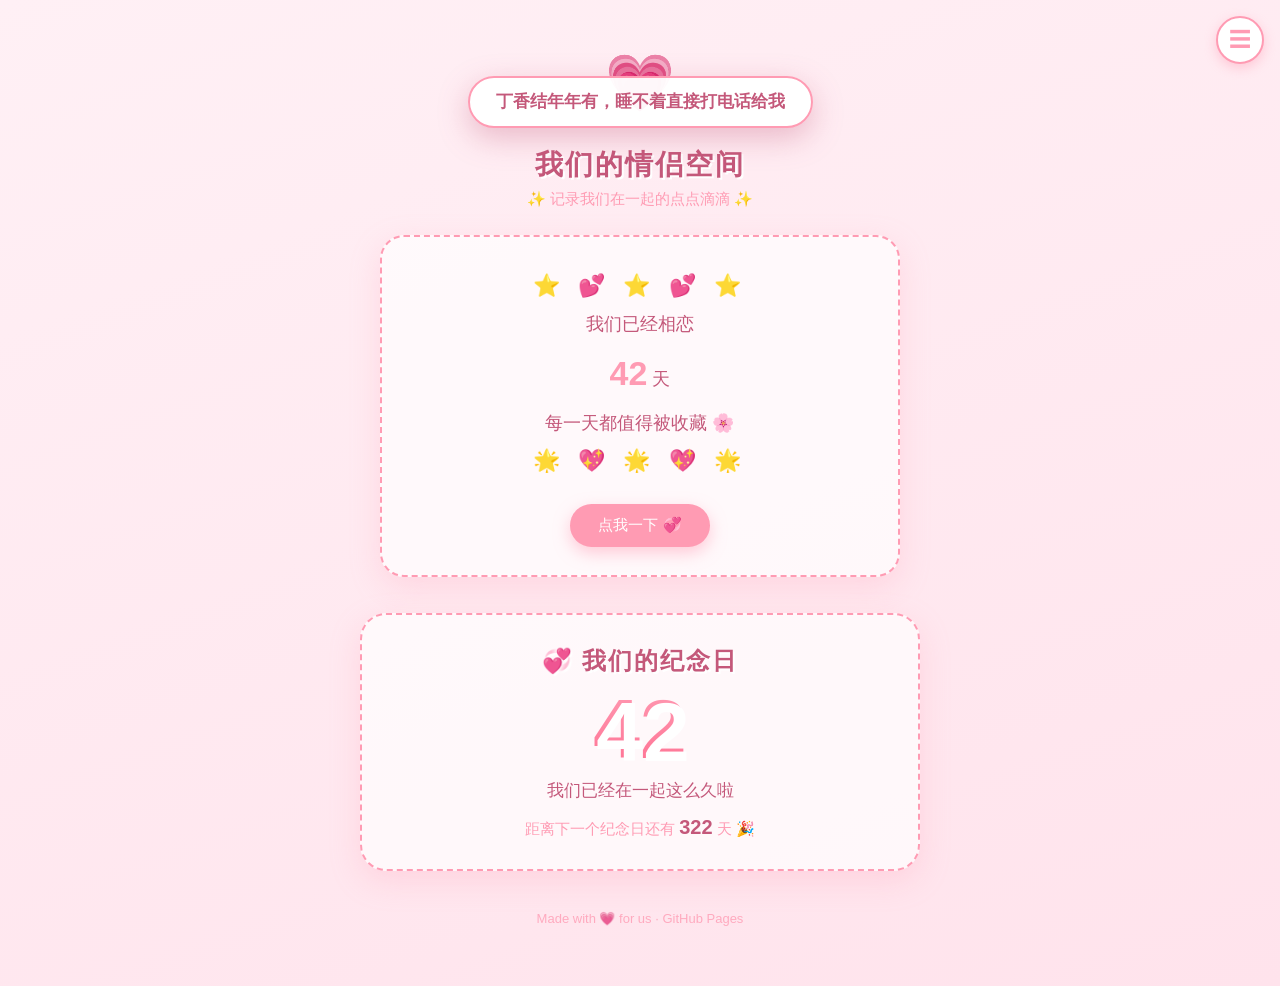
<file: index.html>
<!DOCTYPE html>
<html lang="zh-CN">
<head>
<meta charset="UTF-8">
<meta name="viewport" content="width=device-width, initial-scale=1.0">
<title>我们的情侣空间</title>
<link rel="stylesheet" href="css/common.css">
</head>
<body>

<div id="decoLayer"></div>

<button class="menu-btn" id="menuBtn" aria-label="菜单" aria-expanded="false">☰</button>
<nav class="menu-panel" id="menuPanel" aria-label="功能菜单">
  <a class="active" href="index.html">首页</a>
  <a href="photos.html">照片墙</a>
  <a href="letters.html">情书</a>
  <a href="game.html">小游戏</a>
</nav>

<div class="page" style="text-align:center; padding-top:50px;">
  <div style="font-size:56px; animation:beat 1.2s ease-in-out infinite;">💗</div>
  <h1 class="section-title">我们的情侣空间</h1>
  <p class="section-sub">✨ 记录我们在一起的点点滴滴 ✨</p>

  <div style="background:rgba(255,255,255,.7); border:2px dashed var(--pink-deep); border-radius:24px; padding:28px 24px; max-width:520px; margin:0 auto; box-shadow:0 10px 30px rgba(255,155,179,.25);">
    <div style="font-size:22px; letter-spacing:6px; margin:8px 0;">⭐ 💕 ⭐ 💕 ⭐</div>
    <div style="font-size:18px; line-height:1.9;">
      我们已经相恋
      <div><span style="font-size:34px; font-weight:bold; color:var(--pink-deep);" id="days">0</span> 天</div>
      每一天都值得被收藏 🌸
    </div>
    <div style="font-size:22px; letter-spacing:6px; margin:8px 0;">🌟 💖 🌟 💖 🌟</div>
    <a class="btn" href="#" onclick="sayLove();return false;">点我一下 💞</a>
  </div>

  <!-- 纪念日倒计时模块 -->
  <section class="milestone">
    <h2 class="section-title" style="font-size:24px; margin-top:0;">💞 我们的纪念日</h2>
    <div class="days-big" id="daysBig">0</div>
    <div class="days-label">我们已经在一起这么久啦</div>
    <div class="countdown">距离下一个纪念日还有 <b id="nextDays">0</b> 天 🎉</div>
  </section>

  <p class="footer">Made with 💗 for us · GitHub Pages</p>
</div>

<script src="js/deco.js"></script>
<script src="js/greeting.js"></script>
<script src="js/menu.js"></script>
<script src="js/cursor-fx.js"></script>
<script>
  // 在一起纪念日（改成你们的真实日期即可）
  const startDay = new Date("2026-10-24");

  function daysBetween(a, b) {
    return Math.floor((b - a) / 86400000);
  }
  function nextAnniversary(from) {
    const m = startDay.getMonth(), d = startDay.getDate();
    let y = from.getFullYear();
    let cand = new Date(y, m, d);
    if (cand <= from) cand = new Date(y + 1, m, d);
    return cand;
  }
  function updateMilestone() {
    const now = new Date();
    document.getElementById("days").textContent = Math.max(daysBetween(startDay, now), 0);
    document.getElementById("daysBig").textContent = Math.max(daysBetween(startDay, now), 0);
    document.getElementById("nextDays").textContent = Math.max(daysBetween(now, nextAnniversary(now)), 0);
  }
  updateMilestone();
  setInterval(updateMilestone, 60000);

  const loveWords = ["我一直在","你是唯一","想和你慢慢走","我为你感到骄傲","人生是旷野小宝","你不用一个人抗下所有，我在呢","你的感受很重要，我愿意听","我站在你这边，无条件的","能够遇见你，我很开心","要像今天一样，多多爱自己","我和你万万年","别急，星星也是一点点亮起来的⭐","今天也辛苦啦","一起去看海吧","你已经做得很棒啦，为你点赞","给你一朵小红花","慢慢来，你又不差","好幸运遇见了你","愿有一天，举案齐眉","多幸运，我有个我们","我有一直在想你","天地合乃敢与君绝","你一点都不麻烦","做你的专属受气包","你值得世界上所有的好", "你最可爱啦 🌷", "要记得按时吃饭哦", "歲歲平安", "今天也要开心哦 ☀️", "我们，岁岁年年", "我们一直在一起 💞"];
  let lastLoveIndex = -1;
  function sayLove() {
    // 不连续重复同一句：随机选取时跳过上一次的那条
    let i;
    do { i = Math.floor(Math.random() * loveWords.length); } while (loveWords.length > 1 && i === lastLoveIndex);
    lastLoveIndex = i;
    const tip = document.createElement("div");
    tip.textContent = loveWords[i];
    // 在整个页面范围内随机位置出现
    const x = 8 + Math.random() * 76;
    const y = 12 + Math.random() * 70;
    tip.style.cssText =
      "position:fixed;left:" + x + "vw;top:" + y + "vh;transform:translate(-50%,-50%) scale(1);" +
      "font-size:28px;color:#ff7aa0;font-weight:bold;z-index:99;animation:pop .8s ease;pointer-events:none;";
    document.body.appendChild(tip);
    setTimeout(() => tip.remove(), 900);
  }
</script>
</body>
</html>
</file>
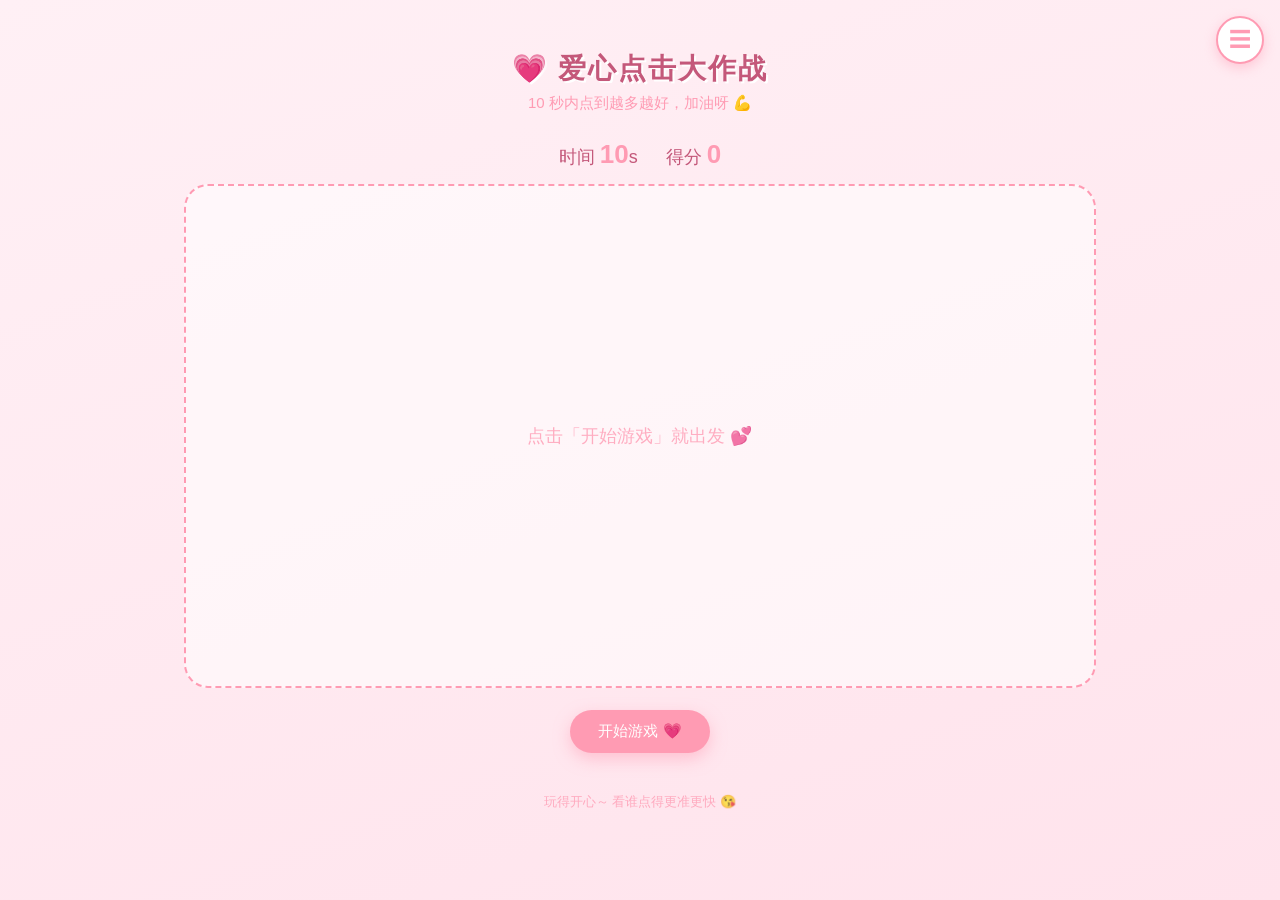
<file: game.html>
<!DOCTYPE html>
<html lang="zh-CN">
<head>
<meta charset="UTF-8">
<meta name="viewport" content="width=device-width, initial-scale=1.0">
<title>小游戏 · 我们的情侣空间</title>
<link rel="stylesheet" href="css/common.css">
<style>
  .game-hud {
    display: flex;
    justify-content: center;
    gap: 28px;
    font-size: 18px;
    color: var(--pink-text);
    margin-bottom: 14px;
  }
  .game-hud b { font-size: 26px; color: var(--pink-deep); }

  .play-area {
    position: relative;
    height: 56vh;
    min-height: 320px;
    border: 2px dashed var(--pink-deep);
    border-radius: 24px;
    background: rgba(255, 255, 255, 0.55);
    overflow: hidden;
  }
  .play-hint {
    position: absolute;
    inset: 0;
    display: flex;
    align-items: center;
    justify-content: center;
    color: var(--pink-deep);
    font-size: 18px;
    opacity: 0.8;
  }
  .heart {
    position: absolute;
    cursor: pointer;
    user-select: none;
    line-height: 1;
    animation: heartIn 0.7s ease-out, heartFloat 2.6s ease-in-out infinite alternate;
    transition: transform 0.2s ease;
  }
  .heart:hover { transform: scale(1.15); }
  .heart.clicked { animation: heartOut 0.5s ease forwards; }
  .heart.leaving {
    opacity: 0;
    transform: scale(0.85);
    transition: opacity 0.5s ease, transform 0.5s ease;
  }
  @keyframes heartIn {
    0% { transform: scale(0); opacity: 0; }
    60% { opacity: 1; }
    100% { transform: scale(1); opacity: 1; }
  }
  @keyframes heartFloat {
    from { margin-top: 0; }
    to   { margin-top: -10px; }
  }
  @keyframes heartOut {
    0%   { transform: scale(1); opacity: 1; }
    100% { transform: scale(1.5); opacity: 0; }
  }

  .result-score { font-size: 22px; color: var(--pink-text); margin-bottom: 10px; }
  .result-score b { font-size: 34px; color: var(--pink-deep); }
  .result-msg { font-size: 17px; color: var(--pink-muted); line-height: 1.8; margin-bottom: 18px; }
</style>
</head>
<body>

<div id="decoLayer"></div>

<button class="menu-btn" id="menuBtn" aria-label="菜单" aria-expanded="false">☰</button>
<nav class="menu-panel" id="menuPanel" aria-label="功能菜单">
  <a href="index.html">首页</a>
  <a href="photos.html">照片墙</a>
  <a href="letters.html">情书</a>
  <a class="active" href="game.html">小游戏</a>
</nav>

<div class="page">
  <h2 class="section-title">💗 爱心点击大作战</h2>
  <p class="section-sub">10 秒内点到越多越好，加油呀 💪</p>

  <div class="game-hud">
    <span>时间 <b id="timeLeft">10</b>s</span>
    <span>得分 <b id="score">0</b></span>
  </div>

  <div class="play-area" id="playArea">
    <div class="play-hint" id="playHint">点击「开始游戏」就出发 💕</div>
  </div>

  <div style="text-align:center;">
    <button class="btn" id="startBtn">开始游戏 💗</button>
  </div>

  <p class="footer">玩得开心～ 看谁点得更准更快 😘</p>
</div>

<!-- 结果弹窗 -->
<div class="modal-overlay" id="resultModal">
  <div class="modal">
    <h2>游戏结束 🎉</h2>
    <div class="result-score">你点了 <b id="finalScore">0</b> 下爱心！</div>
    <div class="result-msg" id="resultMsg"></div>
    <button class="btn" id="againBtn">再玩一次 💞</button>
  </div>
</div>

<script src="js/deco.js"></script>
<script src="js/menu.js"></script>
<script src="js/cursor-fx.js"></script>
<script src="js/game.js"></script>
</body>
</html>
</file>
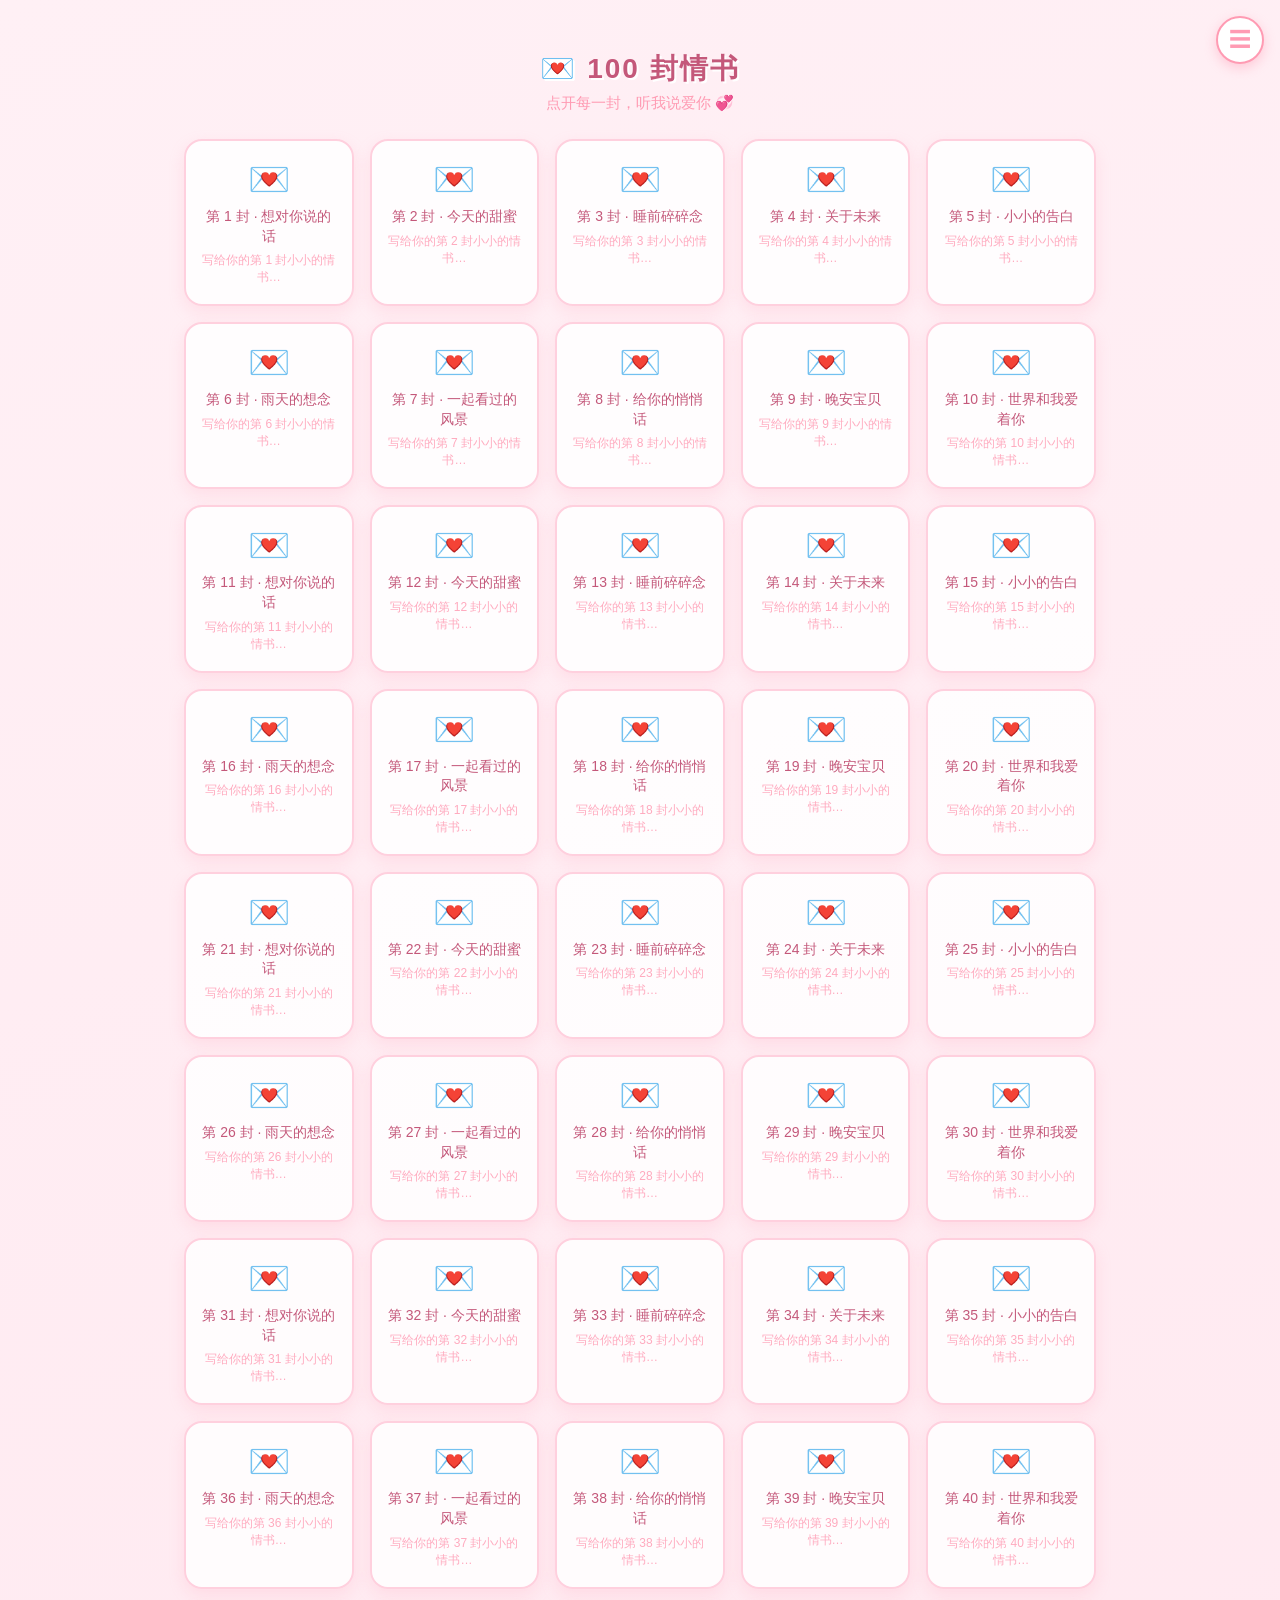
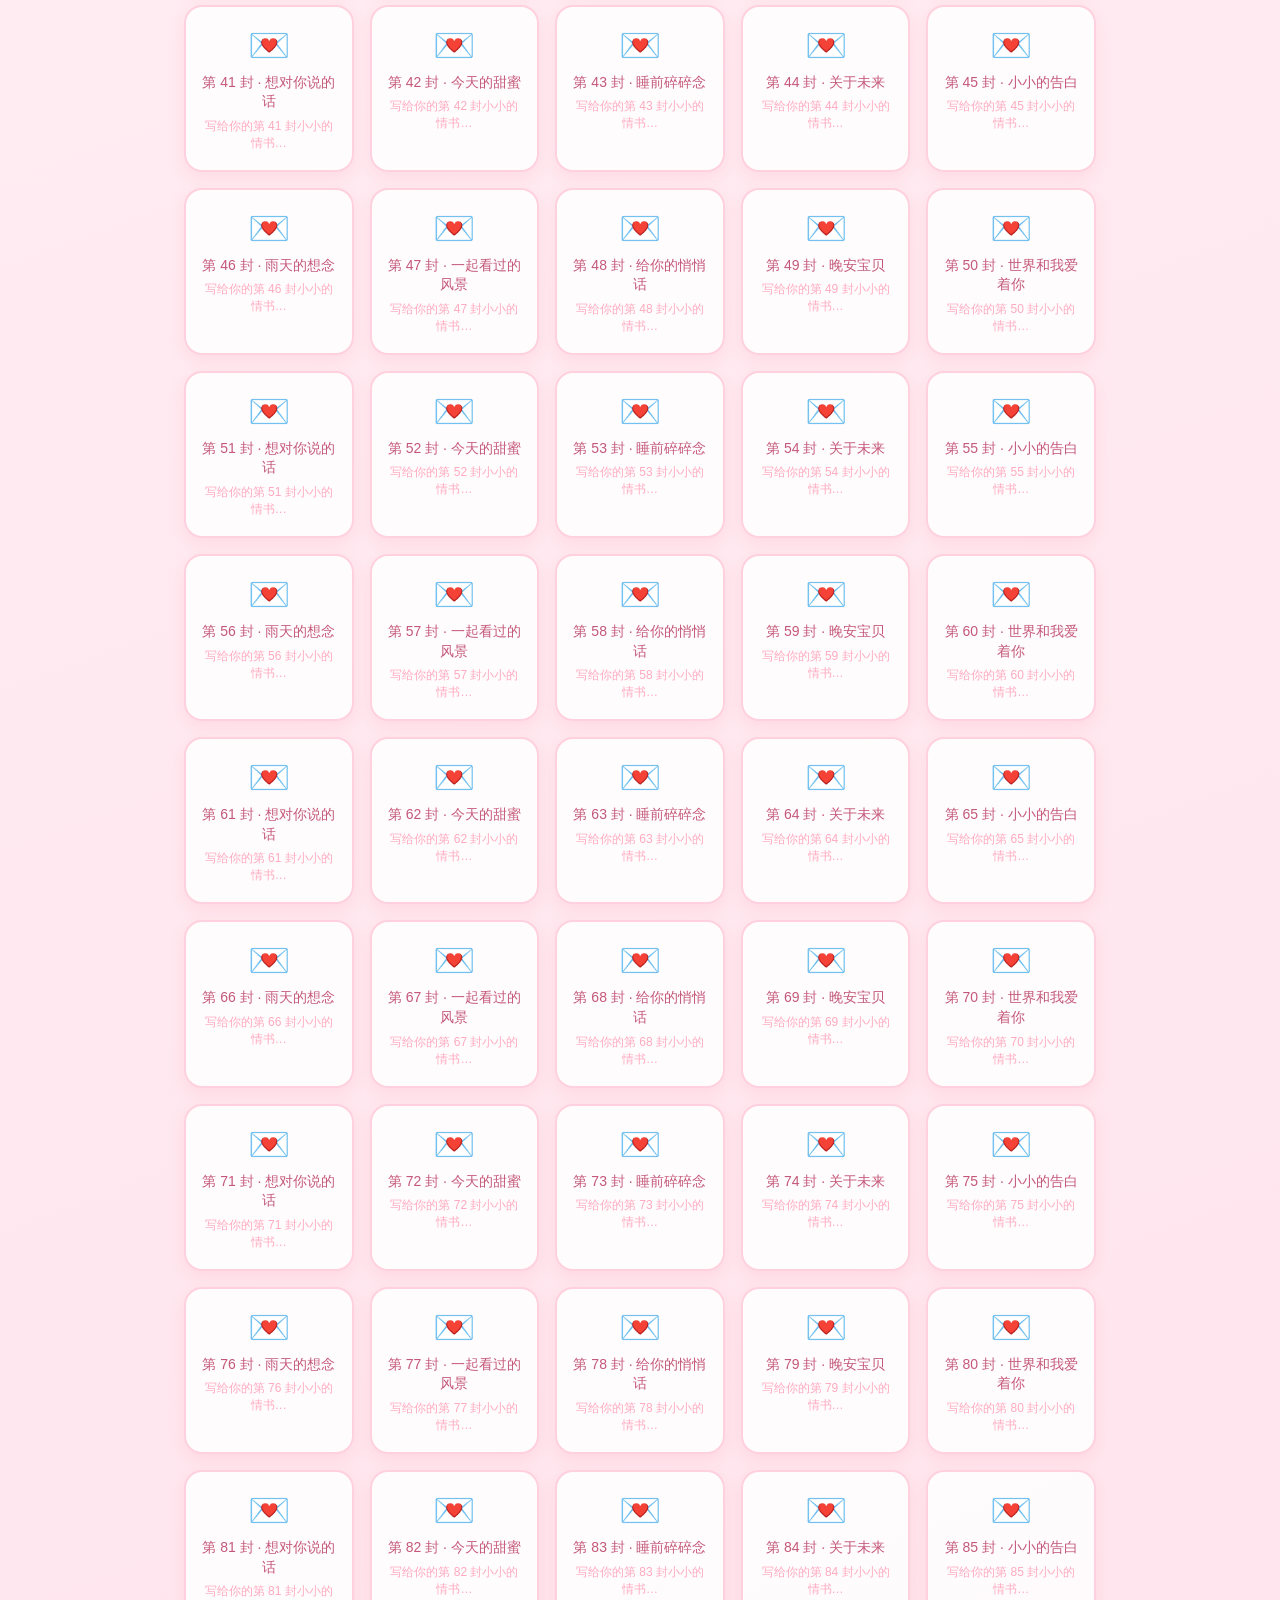
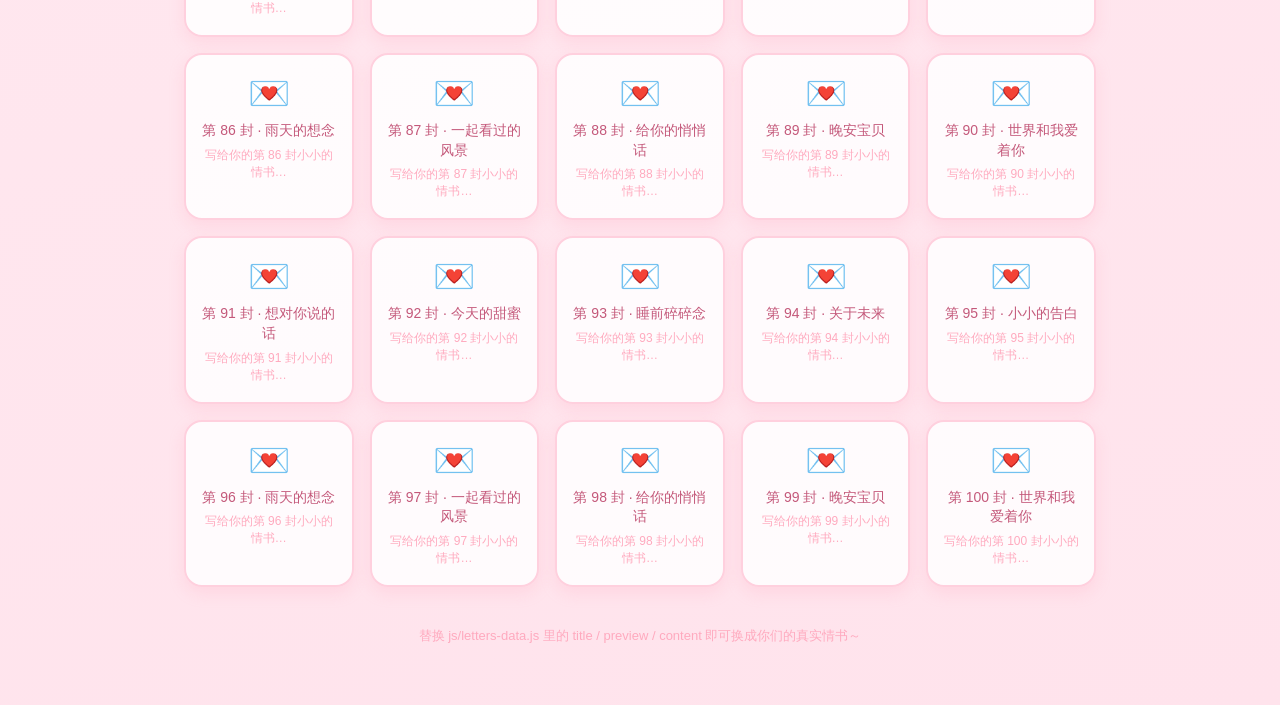
<file: letters.html>
<!DOCTYPE html>
<html lang="zh-CN">
<head>
<meta charset="UTF-8">
<meta name="viewport" content="width=device-width, initial-scale=1.0">
<title>情书 · 我们的情侣空间</title>
<link rel="stylesheet" href="css/common.css">
<style>
  .letter-grid {
    display: grid;
    grid-template-columns: repeat(auto-fill, minmax(150px, 1fr));
    gap: 16px;
  }
  .letter-card {
    background: rgba(255, 255, 255, 0.85);
    border: 2px solid #ffd0de;
    border-radius: 18px;
    padding: 18px 14px;
    text-align: center;
    cursor: pointer;
    box-shadow: 0 6px 16px rgba(255, 155, 179, 0.2);
    transition: transform 0.25s ease, box-shadow 0.25s ease, border-color 0.25s ease;
  }
  .letter-card:hover {
    transform: translateY(-4px) rotate(-1.5deg);
    box-shadow: 0 12px 24px rgba(255, 155, 179, 0.4);
    border-color: var(--pink-deep);
  }
  .letter-card .env { font-size: 34px; }
  .letter-card .lt-title {
    font-size: 14px;
    margin-top: 8px;
    color: var(--pink-text);
    line-height: 1.4;
  }
  .letter-card .lt-preview {
    font-size: 12px;
    color: var(--pink-deep);
    margin-top: 6px;
    opacity: 0.85;
  }

  /* 模态框 */
  .modal-overlay {
    position: fixed;
    inset: 0;
    background: rgba(196, 88, 122, 0.4);
    backdrop-filter: blur(3px);
    display: none;
    align-items: center;
    justify-content: center;
    z-index: 100;
    padding: 20px;
  }
  .modal-overlay.open { display: flex; }
  .modal {
    background: #fff;
    max-width: 520px;
    width: 100%;
    max-height: 82vh;
    overflow: auto;
    border-radius: 24px;
    padding: 30px 28px;
    position: relative;
    box-shadow: 0 20px 50px rgba(196, 88, 122, 0.45);
  }
  .modal .close {
    position: absolute;
    top: 12px;
    right: 16px;
    font-size: 26px;
    line-height: 1;
    border: none;
    background: none;
    color: var(--pink-deep);
    cursor: pointer;
  }
  .modal h2 {
    color: var(--pink-text);
    margin-bottom: 16px;
    font-size: 22px;
  }
  .modal .body {
    color: var(--pink-muted);
    line-height: 1.9;
    font-size: 16px;
    white-space: pre-line;
  }
</style>
</head>
<body>

<div id="decoLayer"></div>

<button class="menu-btn" id="menuBtn" aria-label="菜单" aria-expanded="false">☰</button>
<nav class="menu-panel" id="menuPanel" aria-label="功能菜单">
  <a href="index.html">首页</a>
  <a href="photos.html">照片墙</a>
  <a class="active" href="letters.html">情书</a>
  <a href="game.html">小游戏</a>
</nav>

<div class="page">
  <h2 class="section-title">💌 100 封情书</h2>
  <p class="section-sub">点开每一封，听我说爱你 💞</p>

  <div class="letter-grid" id="letterGrid"></div>

  <p class="footer">替换 js/letters-data.js 里的 title / preview / content 即可换成你们的真实情书～</p>
</div>

<!-- 情书详情模态框 -->
<div class="modal-overlay" id="letterModal">
  <div class="modal">
    <button class="close" id="modalClose" aria-label="关闭">×</button>
    <h2 id="modalTitle"></h2>
    <div class="body" id="modalBody"></div>
  </div>
</div>

<script src="js/deco.js"></script>
<script src="js/menu.js"></script>
<script src="js/cursor-fx.js"></script>
<script src="letters-data.js"></script>
<script src="js/letters.js"></script>
</body>
</html>
</file>
<file: css/common.css>
/* ===== 公共基础样式（情侣空间） ===== */
:root {
  --pink-soft: #ffe3ec;
  --pink-bg: #fff0f5;
  --pink-deep: #ff9bb3;
  --pink-text: #c4587a;
  --pink-muted: #7a4a5c;
  --star: #ffd86b;
}

* { margin: 0; padding: 0; box-sizing: border-box; }

body {
  min-height: 100vh;
  font-family: "PingFang SC", "Microsoft YaHei", "Segoe UI", sans-serif;
  background: linear-gradient(160deg, var(--pink-bg) 0%, var(--pink-soft) 100%);
  color: var(--pink-text);
  overflow-x: hidden;
  position: relative;
}

/* 漂浮装饰层 */
#decoLayer { position: fixed; inset: 0; z-index: 0; pointer-events: none; overflow: hidden; }
.deco {
  position: absolute;
  top: -10%;
  font-size: 24px;
  opacity: 0.8;
  animation: float linear infinite;
  user-select: none;
}
@keyframes float {
  0%   { transform: translateY(0) rotate(0deg); }
  100% { transform: translateY(120vh) rotate(360deg); }
}

/* 页面容器 */
.page {
  position: relative;
  z-index: 1;
  max-width: 960px;
  margin: 0 auto;
  padding: 20px 24px 60px;
}

/* 顶部导航 */
.navbar {
  position: relative;
  z-index: 2;
  display: flex;
  gap: 10px;
  justify-content: center;
  flex-wrap: wrap;
  padding: 18px 16px 6px;
}
.navbar a {
  text-decoration: none;
  color: var(--pink-text);
  background: rgba(255, 255, 255, 0.7);
  padding: 8px 20px;
  border-radius: 999px;
  font-size: 15px;
  border: 2px solid transparent;
  transition: all 0.2s ease;
}
.navbar a:hover { border-color: var(--pink-deep); transform: translateY(-2px); }
.navbar a.active { background: var(--pink-deep); color: #fff; }

/* 页脚 */
.footer {
  text-align: center;
  margin-top: 40px;
  font-size: 13px;
  color: var(--pink-deep);
  opacity: 0.8;
}

/* 通用按钮 */
.btn {
  display: inline-block;
  margin-top: 22px;
  padding: 12px 28px;
  background: var(--pink-deep);
  color: #fff;
  border: none;
  border-radius: 999px;
  font-size: 15px;
  cursor: pointer;
  text-decoration: none;
  box-shadow: 0 6px 16px rgba(255, 155, 179, 0.5);
  transition: transform 0.2s ease;
}
.btn:hover { transform: translateY(-3px); }

/* 区块标题 */
.section-title {
  text-align: center;
  font-size: 28px;
  margin: 30px 0 6px;
  letter-spacing: 2px;
  text-shadow: 2px 2px 0 #fff;
}
.section-sub {
  text-align: center;
  font-size: 15px;
  color: var(--pink-deep);
  margin-bottom: 26px;
}

@keyframes pop {
  0%   { transform: translate(-50%, -50%) scale(0.4); opacity: 0; }
  40%  { transform: translate(-50%, -50%) scale(1.1); opacity: 1; }
  100% { transform: translate(-50%, -50%) scale(1); opacity: 1; }
}

@keyframes beat {
  0%, 100% { transform: scale(1); }
  50%      { transform: scale(1.15); }
}

/* 纪念日模块 */
.milestone {
  text-align: center;
  margin: 36px auto 0;
  max-width: 560px;
  background: rgba(255, 255, 255, 0.7);
  border: 2px dashed var(--pink-deep);
  border-radius: 26px;
  padding: 30px 20px;
  box-shadow: 0 10px 30px rgba(255, 155, 179, 0.25);
}
.milestone .days-big {
  font-size: 84px;
  font-weight: 800;
  line-height: 1.1;
  color: var(--pink-deep);
  text-shadow: 3px 3px 0 #fff;
  background: linear-gradient(180deg, #ff9bb3, #ff6f91);
  -webkit-background-clip: text;
  background-clip: text;
  -webkit-text-fill-color: transparent;
  animation: beat 1.6s ease-in-out infinite;
}
.milestone .days-label { font-size: 17px; color: var(--pink-text); margin-top: 4px; }
.milestone .countdown {
  margin-top: 14px;
  font-size: 15px;
  color: var(--pink-deep);
}
.milestone .countdown b { font-size: 20px; color: var(--pink-text); }

/* 通用模态框（居中 + 自适应屏幕） */
.modal-overlay {
  position: fixed;
  inset: 0;
  background: rgba(196, 88, 122, 0.4);
  backdrop-filter: blur(3px);
  display: none;
  align-items: center;
  justify-content: center;
  z-index: 100;
  padding: 20px;
}
.modal-overlay.open { display: flex; }
.modal {
  background: #fff;
  width: 90%;
  max-width: 520px;
  max-height: 82vh;
  overflow: auto;
  border-radius: 24px;
  padding: 30px 28px;
  position: relative;
  box-shadow: 0 20px 50px rgba(196, 88, 122, 0.45);
}
.modal .close {
  position: absolute;
  top: 12px;
  right: 16px;
  font-size: 26px;
  line-height: 1;
  border: none;
  background: none;
  color: var(--pink-deep);
  cursor: pointer;
}

/* 右上角菜单按钮 + 下拉面板 */
.menu-btn {
  position: fixed;
  top: 16px;
  right: 16px;
  z-index: 50;
  width: 48px;
  height: 48px;
  border-radius: 50%;
  border: 2px solid var(--pink-deep);
  background: #fff;
  color: var(--pink-deep);
  font-size: 22px;
  line-height: 1;
  cursor: pointer;
  box-shadow: 0 4px 12px rgba(255, 155, 179, 0.45);
  transition: transform 0.2s ease;
}
.menu-btn:hover { transform: scale(1.08); }
.menu-panel {
  position: fixed;
  top: 74px;
  right: 16px;
  z-index: 50;
  display: flex;
  flex-direction: column;
  gap: 6px;
  background: #fff;
  border: 2px solid var(--pink-deep);
  border-radius: 18px;
  padding: 10px;
  box-shadow: 0 12px 32px rgba(196, 88, 122, 0.3);
  transform-origin: top right;
  transform: scale(0.9);
  opacity: 0;
  pointer-events: none;
  transition: opacity 0.2s ease, transform 0.2s ease;
}
.menu-panel.open { opacity: 1; transform: scale(1); pointer-events: auto; }
.menu-panel a {
  text-decoration: none;
  color: var(--pink-text);
  padding: 9px 22px;
  border-radius: 12px;
  text-align: center;
  font-size: 15px;
  transition: background 0.2s ease, color 0.2s ease;
}
.menu-panel a:hover { background: rgba(255, 155, 179, 0.18); }
.menu-panel a.active { background: var(--pink-deep); color: #fff; }

/* 鼠标跟随掉落特效 */
.cursor-fx {
  position: fixed;
  z-index: 300;
  pointer-events: none;
  user-select: none;
  will-change: transform, opacity;
  animation: fxFall 1.5s ease-out forwards;
}
@keyframes fxFall {
  0%   { transform: translate(0, 0) scale(1); opacity: 1; }
  50%  { transform: translate(calc(var(--fx-x, 0px) * -0.6), 60px) scale(0.7); opacity: 0.85; }
  100% { transform: translate(var(--fx-x, 0px), 130px) scale(0.2); opacity: 0; }
}
</file>
